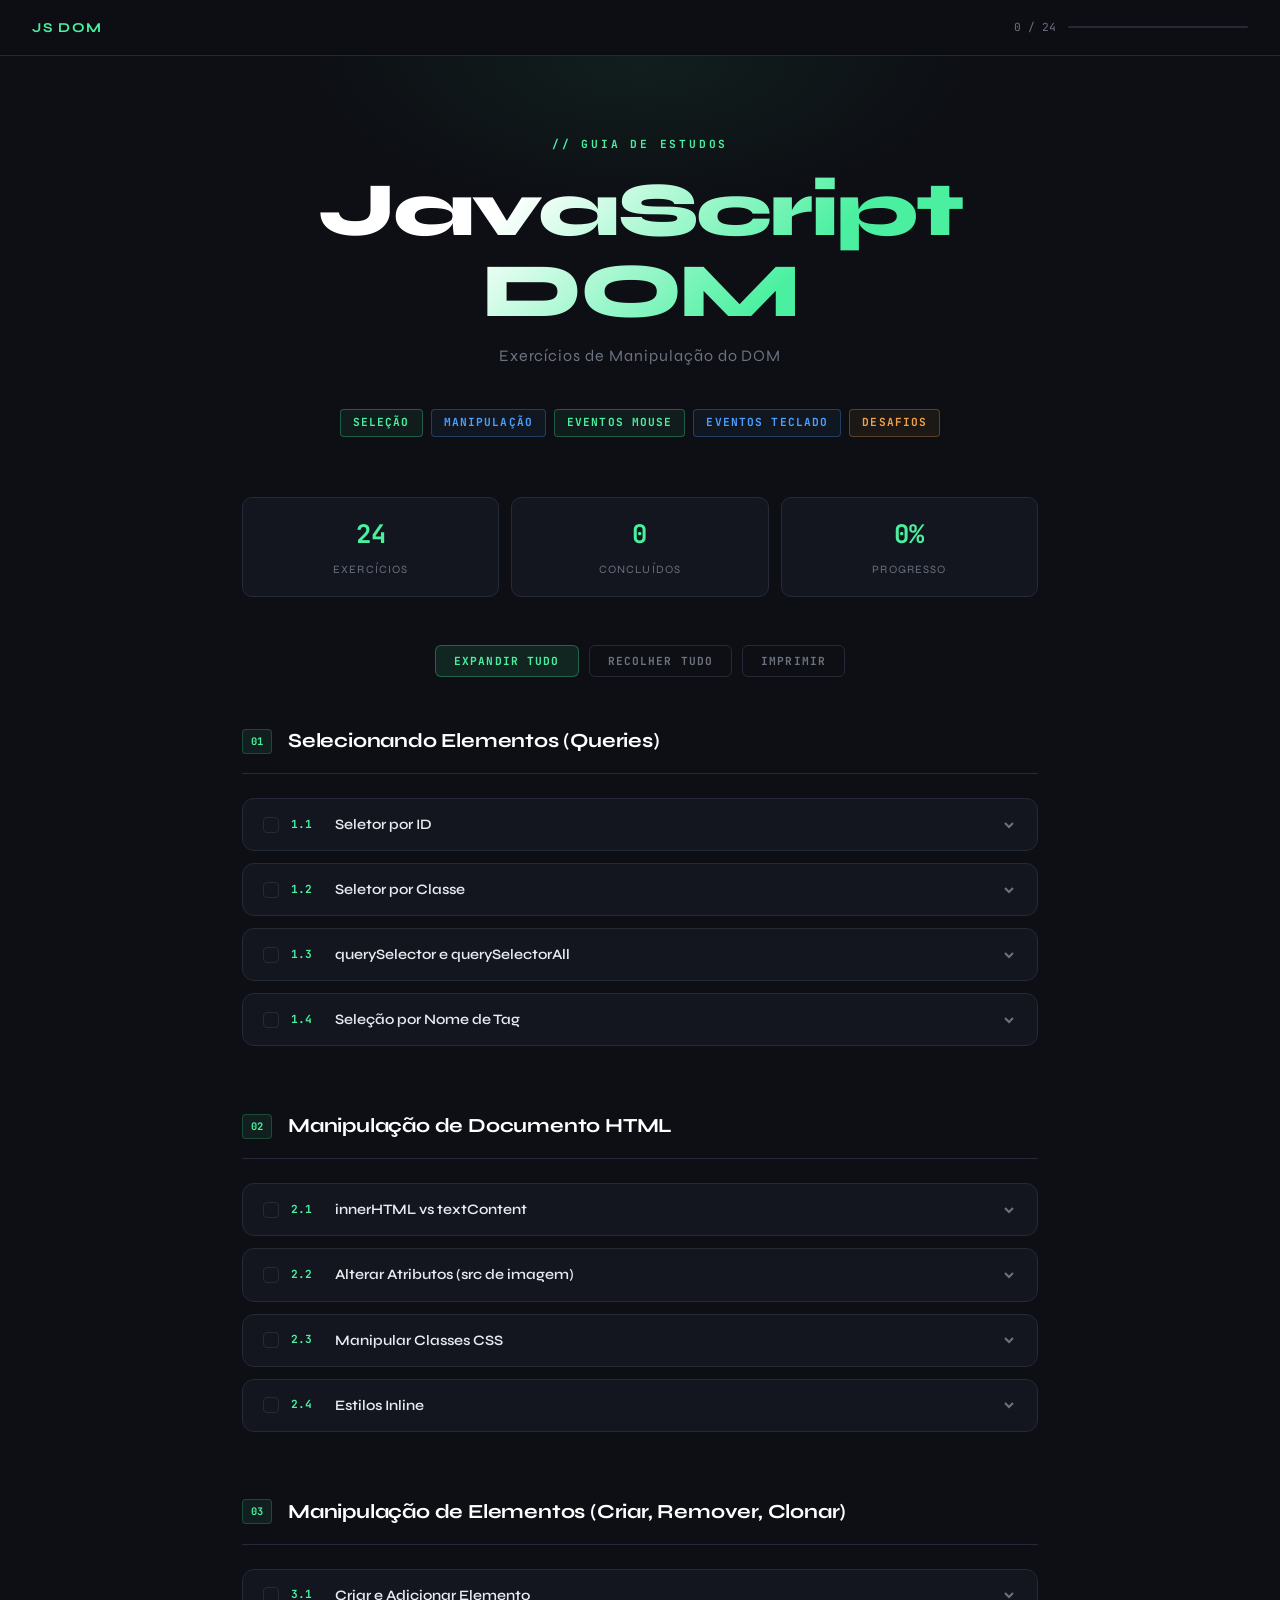
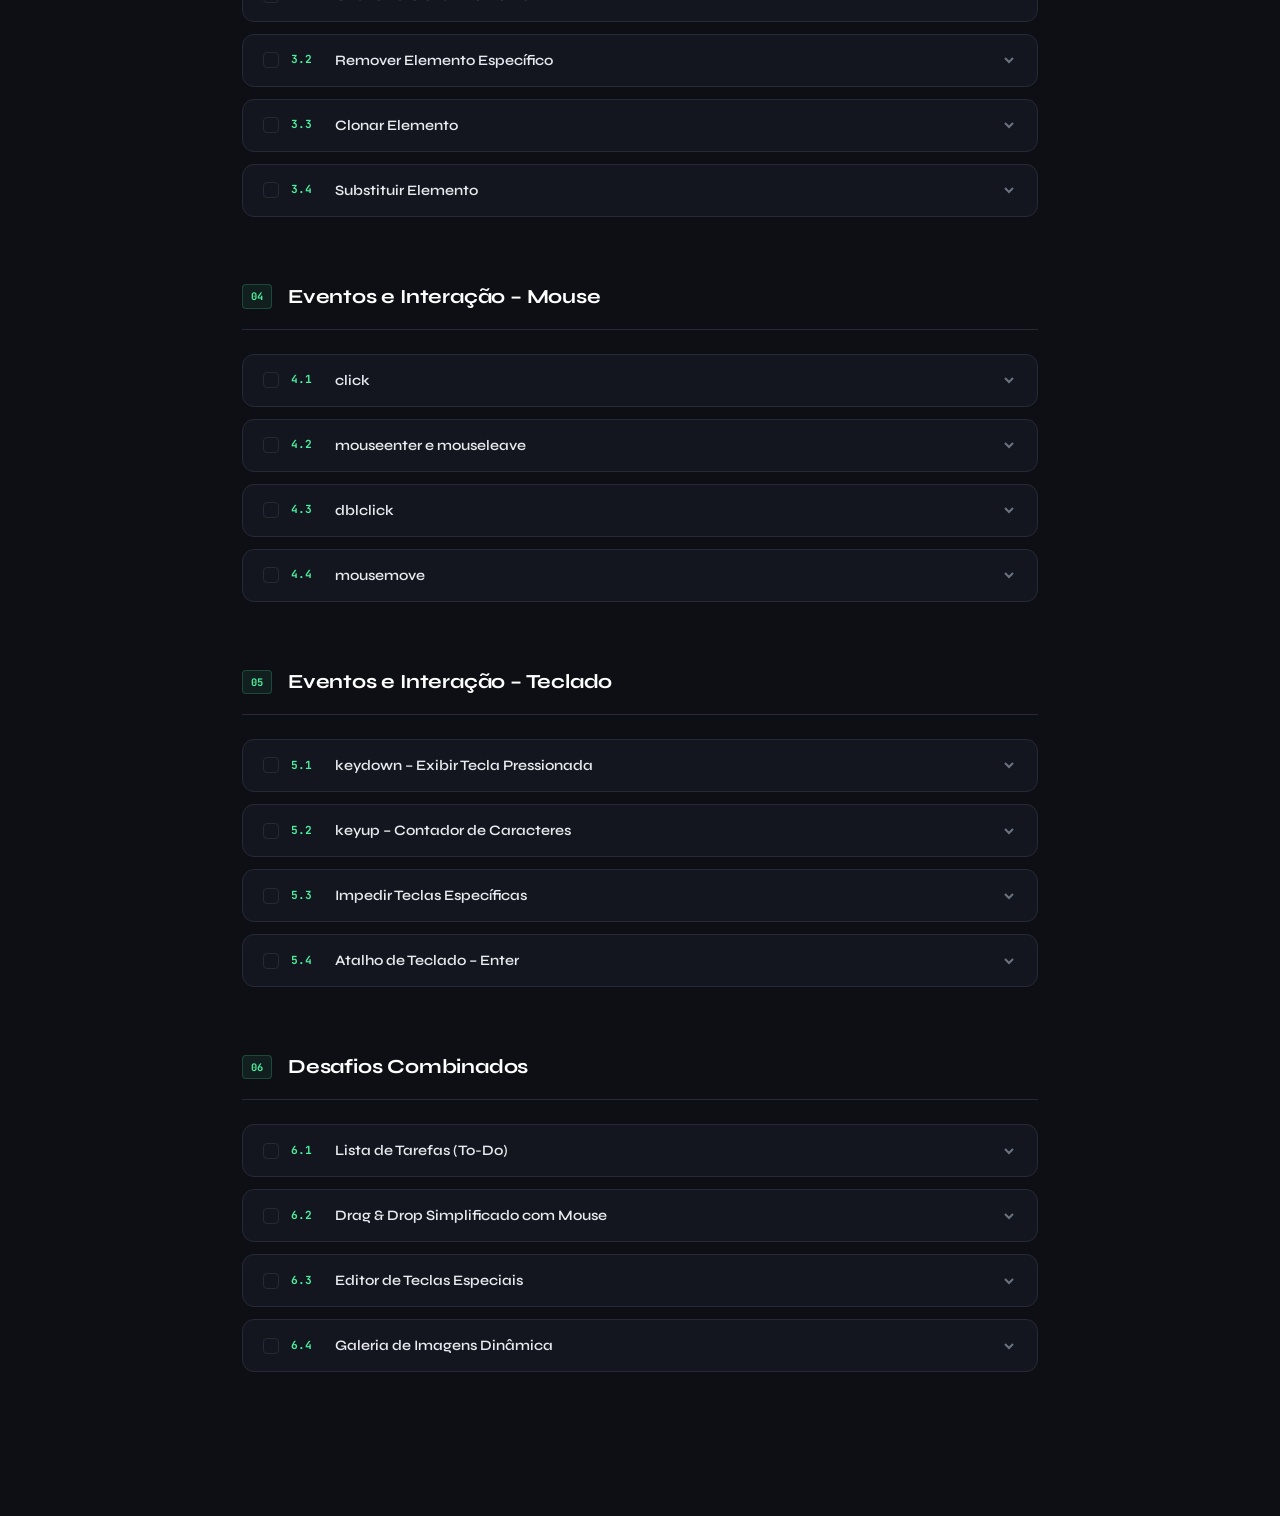
<file: Exercises/index.html>
<!DOCTYPE html>
<html lang="pt-BR">
<head>
<meta charset="UTF-8">
<meta name="viewport" content="width=device-width, initial-scale=1.0">
<title>JavaScript DOM – Exercícios de Estudo</title>
<link href="https://fonts.googleapis.com/css2?family=JetBrains+Mono:wght@400;700&family=Syne:wght@400;600;700;800&display=swap" rel="stylesheet">
<style>
  :root {
    --bg: #0d0f14;
    --surface: #13161e;
    --surface2: #1a1e2a;
    --border: #252a38;
    --accent: #4af0a0;
    --accent2: #4a9fff;
    --accent3: #f0a04a;
    --text: #e8eaf0;
    --muted: #6b7280;
    --code-bg: #0a0c10;
  }

  * { margin: 0; padding: 0; box-sizing: border-box; }

  body {
    background: var(--bg);
    color: var(--text);
    font-family: 'Syne', sans-serif;
    line-height: 1.6;
    min-height: 100vh;
  }

  /* HEADER */
  header {
    position: sticky;
    top: 0;
    z-index: 100;
    background: rgba(13,15,20,0.85);
    backdrop-filter: blur(16px);
    border-bottom: 1px solid var(--border);
    padding: 0 2rem;
    display: flex;
    align-items: center;
    justify-content: space-between;
    height: 56px;
  }

  .logo {
    font-size: 0.85rem;
    font-weight: 700;
    letter-spacing: 0.12em;
    text-transform: uppercase;
    color: var(--accent);
  }

  .progress-bar {
    height: 2px;
    background: var(--border);
    width: 180px;
    border-radius: 2px;
    overflow: hidden;
  }

  .progress-fill {
    height: 100%;
    background: linear-gradient(90deg, var(--accent), var(--accent2));
    width: 0%;
    transition: width 0.3s ease;
    border-radius: 2px;
  }

  /* HERO */
  .hero {
    text-align: center;
    padding: 80px 2rem 60px;
    position: relative;
    overflow: hidden;
  }

  .hero::before {
    content: '';
    position: absolute;
    inset: 0;
    background: radial-gradient(ellipse 60% 50% at 50% 0%, rgba(74,240,160,0.07) 0%, transparent 70%);
    pointer-events: none;
  }

  .hero-label {
    font-size: 0.7rem;
    font-weight: 700;
    letter-spacing: 0.25em;
    text-transform: uppercase;
    color: var(--accent);
    margin-bottom: 16px;
    font-family: 'JetBrains Mono', monospace;
  }

  .hero h1 {
    font-size: clamp(2.8rem, 6vw, 5rem);
    font-weight: 800;
    line-height: 1.05;
    letter-spacing: -0.03em;
    background: linear-gradient(135deg, #fff 30%, var(--accent) 70%);
    -webkit-background-clip: text;
    -webkit-text-fill-color: transparent;
    background-clip: text;
    margin-bottom: 12px;
  }

  .hero-sub {
    font-size: 1rem;
    color: var(--muted);
    letter-spacing: 0.06em;
    margin-bottom: 40px;
  }

  .tags {
    display: flex;
    gap: 8px;
    justify-content: center;
    flex-wrap: wrap;
  }

  .tag {
    font-size: 0.7rem;
    font-family: 'JetBrains Mono', monospace;
    font-weight: 700;
    letter-spacing: 0.1em;
    text-transform: uppercase;
    padding: 4px 12px;
    border-radius: 4px;
    border: 1px solid;
  }

  .tag-green { color: var(--accent); border-color: rgba(74,240,160,0.3); background: rgba(74,240,160,0.06); }
  .tag-blue  { color: var(--accent2); border-color: rgba(74,159,255,0.3); background: rgba(74,159,255,0.06); }
  .tag-orange{ color: var(--accent3); border-color: rgba(240,160,74,0.3); background: rgba(240,160,74,0.06); }

  /* LAYOUT */
  .container {
    max-width: 860px;
    margin: 0 auto;
    padding: 0 2rem 80px;
  }

  /* SECTION */
  .section {
    margin-bottom: 64px;
    opacity: 0;
    transform: translateY(24px);
    animation: fadeUp 0.5s ease forwards;
  }

  @keyframes fadeUp {
    to { opacity: 1; transform: translateY(0); }
  }

  .section-header {
    display: flex;
    align-items: center;
    gap: 16px;
    margin-bottom: 24px;
    padding-bottom: 16px;
    border-bottom: 1px solid var(--border);
  }

  .section-number {
    font-family: 'JetBrains Mono', monospace;
    font-size: 0.65rem;
    font-weight: 700;
    color: var(--accent);
    background: rgba(74,240,160,0.08);
    border: 1px solid rgba(74,240,160,0.2);
    padding: 3px 8px;
    border-radius: 4px;
    white-space: nowrap;
  }

  .section-title {
    font-size: 1.25rem;
    font-weight: 700;
    color: #fff;
    letter-spacing: -0.01em;
  }

  /* EXERCISE CARD */
  .card {
    background: var(--surface);
    border: 1px solid var(--border);
    border-radius: 12px;
    margin-bottom: 12px;
    overflow: hidden;
    transition: border-color 0.2s ease, transform 0.2s ease;
    position: relative;
  }

  .card:hover {
    border-color: rgba(74,240,160,0.25);
    transform: translateY(-1px);
  }

  .card-header {
    display: flex;
    align-items: center;
    gap: 12px;
    padding: 14px 20px;
    cursor: pointer;
    user-select: none;
  }

  .card-num {
    font-family: 'JetBrains Mono', monospace;
    font-size: 0.7rem;
    font-weight: 700;
    color: var(--accent);
    min-width: 32px;
  }

  .card-title {
    font-size: 0.9rem;
    font-weight: 600;
    color: var(--text);
    flex: 1;
  }

  .card-chevron {
    width: 16px;
    height: 16px;
    color: var(--muted);
    transition: transform 0.25s ease;
    flex-shrink: 0;
  }

  .card.open .card-chevron {
    transform: rotate(180deg);
  }

  .card-body {
    display: none;
    padding: 0 20px 18px;
    border-top: 1px solid var(--border);
  }

  .card.open .card-body { display: block; }

  .card-desc {
    font-size: 0.88rem;
    color: #b0b8cc;
    line-height: 1.7;
    padding-top: 14px;
  }

  .dica {
    margin-top: 12px;
    padding: 10px 14px;
    background: rgba(240,160,74,0.06);
    border-left: 3px solid var(--accent3);
    border-radius: 0 6px 6px 0;
    font-size: 0.8rem;
    color: #d4a574;
    font-family: 'JetBrains Mono', monospace;
    line-height: 1.6;
  }

  .dica strong {
    color: var(--accent3);
    font-weight: 700;
  }

  /* CHECKBOX */
  .card-check {
    width: 16px;
    height: 16px;
    border-radius: 4px;
    border: 1.5px solid var(--border);
    background: transparent;
    cursor: pointer;
    appearance: none;
    -webkit-appearance: none;
    flex-shrink: 0;
    transition: all 0.2s ease;
    position: relative;
  }

  .card-check:checked {
    background: var(--accent);
    border-color: var(--accent);
  }

  .card-check:checked::after {
    content: '';
    position: absolute;
    left: 4px;
    top: 1.5px;
    width: 5px;
    height: 8px;
    border: 2px solid #0d0f14;
    border-top: none;
    border-left: none;
    transform: rotate(45deg);
  }

  .card.done .card-title {
    color: var(--muted);
    text-decoration: line-through;
  }

  .card.done {
    opacity: 0.6;
  }

  /* PRINT BUTTON */
  .actions {
    display: flex;
    gap: 10px;
    justify-content: center;
    margin-bottom: 48px;
  }

  .btn {
    font-family: 'JetBrains Mono', monospace;
    font-size: 0.7rem;
    font-weight: 700;
    letter-spacing: 0.1em;
    text-transform: uppercase;
    padding: 8px 18px;
    border-radius: 6px;
    border: 1px solid;
    cursor: pointer;
    transition: all 0.2s ease;
  }

  .btn-primary {
    background: rgba(74,240,160,0.1);
    color: var(--accent);
    border-color: rgba(74,240,160,0.3);
  }

  .btn-primary:hover {
    background: rgba(74,240,160,0.18);
  }

  .btn-ghost {
    background: transparent;
    color: var(--muted);
    border-color: var(--border);
  }

  .btn-ghost:hover {
    color: var(--text);
    border-color: #3a3f52;
  }

  /* STATS */
  .stats {
    display: grid;
    grid-template-columns: repeat(3, 1fr);
    gap: 12px;
    margin-bottom: 48px;
  }

  .stat {
    background: var(--surface);
    border: 1px solid var(--border);
    border-radius: 10px;
    padding: 16px;
    text-align: center;
  }

  .stat-value {
    font-family: 'JetBrains Mono', monospace;
    font-size: 1.6rem;
    font-weight: 700;
    color: var(--accent);
    display: block;
  }

  .stat-label {
    font-size: 0.7rem;
    color: var(--muted);
    text-transform: uppercase;
    letter-spacing: 0.1em;
    margin-top: 2px;
  }

  /* SCROLL DELAYS */
  .section:nth-child(1) { animation-delay: 0.05s; }
  .section:nth-child(2) { animation-delay: 0.1s; }
  .section:nth-child(3) { animation-delay: 0.15s; }
  .section:nth-child(4) { animation-delay: 0.2s; }
  .section:nth-child(5) { animation-delay: 0.25s; }
  .section:nth-child(6) { animation-delay: 0.3s; }
  .section:nth-child(7) { animation-delay: 0.35s; }

  @media print {
    header, .actions { display: none; }
    .card-body { display: block !important; }
    .card-chevron { display: none; }
    body { background: white; color: black; }
    .card { border: 1px solid #ccc; page-break-inside: avoid; }
  }
</style>
</head>
<body>

<header>
  <span class="logo">JS DOM</span>
  <div style="display:flex;align-items:center;gap:12px;">
    <span id="progress-label" style="font-family:'JetBrains Mono',monospace;font-size:0.7rem;color:var(--muted)">0 / 24</span>
    <div class="progress-bar"><div class="progress-fill" id="progress-fill"></div></div>
  </div>
</header>

<div class="container">

  <div class="hero">
    <p class="hero-label">// guia de estudos</p>
    <h1>JavaScript DOM</h1>
    <p class="hero-sub">Exercícios de Manipulação do DOM</p>
    <div class="tags">
      <span class="tag tag-green">Seleção</span>
      <span class="tag tag-blue">Manipulação</span>
      <span class="tag tag-green">Eventos Mouse</span>
      <span class="tag tag-blue">Eventos Teclado</span>
      <span class="tag tag-orange">Desafios</span>
    </div>
  </div>

  <div class="stats">
    <div class="stat">
      <span class="stat-value" id="stat-total">24</span>
      <span class="stat-label">Exercícios</span>
    </div>
    <div class="stat">
      <span class="stat-value" id="stat-done">0</span>
      <span class="stat-label">Concluídos</span>
    </div>
    <div class="stat">
      <span class="stat-value" id="stat-pct">0%</span>
      <span class="stat-label">Progresso</span>
    </div>
  </div>

  <div class="actions">
    <button class="btn btn-primary" onclick="expandAll()">Expandir tudo</button>
    <button class="btn btn-ghost" onclick="collapseAll()">Recolher tudo</button>
    <button class="btn btn-ghost" onclick="window.print()">Imprimir</button>
  </div>

  <!-- SEÇÃO 1 -->
  <div class="section">
    <div class="section-header">
      <span class="section-number">01</span>
      <h2 class="section-title">Selecionando Elementos (Queries)</h2>
    </div>

    <div class="card" data-id="1.1">
      <div class="card-header" onclick="toggle(this)">
        <input type="checkbox" class="card-check" onclick="check(event,this)">
        <span class="card-num">1.1</span>
        <span class="card-title">Seletor por ID</span>
        <svg class="card-chevron" viewBox="0 0 16 16" fill="none" stroke="currentColor" stroke-width="2"><polyline points="4 6 8 10 12 6"/></svg>
      </div>
      <div class="card-body">
        <p class="card-desc">Crie um parágrafo com <code style="color:var(--accent);font-family:'JetBrains Mono',monospace">id="mensagem"</code> e um botão. Ao clicar no botão, use <code style="color:var(--accent);font-family:'JetBrains Mono',monospace">getElementById</code> para exibir no console o texto do parágrafo.</p>
        <div class="dica"><strong>💡 Dica:</strong> document.getElementById('mensagem').textContent</div>
      </div>
    </div>

    <div class="card" data-id="1.2">
      <div class="card-header" onclick="toggle(this)">
        <input type="checkbox" class="card-check" onclick="check(event,this)">
        <span class="card-num">1.2</span>
        <span class="card-title">Seletor por Classe</span>
        <svg class="card-chevron" viewBox="0 0 16 16" fill="none" stroke="currentColor" stroke-width="2"><polyline points="4 6 8 10 12 6"/></svg>
      </div>
      <div class="card-body">
        <p class="card-desc">Crie três divs com a classe <code style="color:var(--accent);font-family:'JetBrains Mono',monospace">caixa</code>. Use <code style="color:var(--accent);font-family:'JetBrains Mono',monospace">getElementsByClassName</code> para contar quantas caixas existem e exiba o número em um alerta.</p>
        <div class="dica"><strong>💡 Dica:</strong> getElementsByClassName retorna uma HTMLCollection (array-like) — use .length para contar.</div>
      </div>
    </div>

    <div class="card" data-id="1.3">
      <div class="card-header" onclick="toggle(this)">
        <input type="checkbox" class="card-check" onclick="check(event,this)">
        <span class="card-num">1.3</span>
        <span class="card-title">querySelector e querySelectorAll</span>
        <svg class="card-chevron" viewBox="0 0 16 16" fill="none" stroke="currentColor" stroke-width="2"><polyline points="4 6 8 10 12 6"/></svg>
      </div>
      <div class="card-body">
        <p class="card-desc">Crie uma lista <code style="color:var(--accent);font-family:'JetBrains Mono',monospace">&lt;ul&gt;</code> com 5 itens <code style="color:var(--accent);font-family:'JetBrains Mono',monospace">&lt;li&gt;</code>. Usando <code style="color:var(--accent);font-family:'JetBrains Mono',monospace">querySelector</code>, selecione o primeiro item e mude a cor do texto para vermelho. Usando <code style="color:var(--accent);font-family:'JetBrains Mono',monospace">querySelectorAll</code>, selecione todos os itens e adicione uma borda pontilhada em cada um.</p>
        <div class="dica"><strong>💡 Dica:</strong> querySelectorAll retorna uma NodeList — use .forEach() para iterar.</div>
      </div>
    </div>

    <div class="card" data-id="1.4">
      <div class="card-header" onclick="toggle(this)">
        <input type="checkbox" class="card-check" onclick="check(event,this)">
        <span class="card-num">1.4</span>
        <span class="card-title">Seleção por Nome de Tag</span>
        <svg class="card-chevron" viewBox="0 0 16 16" fill="none" stroke="currentColor" stroke-width="2"><polyline points="4 6 8 10 12 6"/></svg>
      </div>
      <div class="card-body">
        <p class="card-desc">Crie vários botões com <code style="color:var(--accent);font-family:'JetBrains Mono',monospace">&lt;button&gt;</code>. Use <code style="color:var(--accent);font-family:'JetBrains Mono',monospace">getElementsByTagName</code> para adicionar um evento de clique a todos os botões de uma só vez (cada clique exibe "Botão clicado" no console).</p>
        <div class="dica"><strong>💡 Dica:</strong> Converta a HTMLCollection com Array.from() antes de usar .forEach().</div>
      </div>
    </div>
  </div>

  <!-- SEÇÃO 2 -->
  <div class="section">
    <div class="section-header">
      <span class="section-number">02</span>
      <h2 class="section-title">Manipulação de Documento HTML</h2>
    </div>

    <div class="card" data-id="2.1">
      <div class="card-header" onclick="toggle(this)">
        <input type="checkbox" class="card-check" onclick="check(event,this)">
        <span class="card-num">2.1</span>
        <span class="card-title">innerHTML vs textContent</span>
        <svg class="card-chevron" viewBox="0 0 16 16" fill="none" stroke="currentColor" stroke-width="2"><polyline points="4 6 8 10 12 6"/></svg>
      </div>
      <div class="card-body">
        <p class="card-desc">Crie uma div vazia. Tenha dois botões: um que insere <code style="color:var(--accent);font-family:'JetBrains Mono',monospace">&lt;strong&gt;texto em negrito&lt;/strong&gt;</code> via <code style="color:var(--accent);font-family:'JetBrains Mono',monospace">innerHTML</code>, e outro que insere o mesmo texto via <code style="color:var(--accent);font-family:'JetBrains Mono',monospace">textContent</code>. Observe a diferença de comportamento.</p>
        <div class="dica"><strong>💡 Dica:</strong> innerHTML interpreta as tags HTML; textContent trata tudo como texto puro.</div>
      </div>
    </div>

    <div class="card" data-id="2.2">
      <div class="card-header" onclick="toggle(this)">
        <input type="checkbox" class="card-check" onclick="check(event,this)">
        <span class="card-num">2.2</span>
        <span class="card-title">Alterar Atributos (src de imagem)</span>
        <svg class="card-chevron" viewBox="0 0 16 16" fill="none" stroke="currentColor" stroke-width="2"><polyline points="4 6 8 10 12 6"/></svg>
      </div>
      <div class="card-body">
        <p class="card-desc">Coloque uma imagem com <code style="color:var(--accent);font-family:'JetBrains Mono',monospace">id="foto"</code> e dois botões: "Ligar" e "Desligar". Ao clicar em "Ligar", mude o <code style="color:var(--accent);font-family:'JetBrains Mono',monospace">src</code> para uma imagem de lâmpada acesa; ao clicar em "Desligar", mude para apagada.</p>
        <div class="dica"><strong>💡 Dica:</strong> Use element.setAttribute('src', url) ou element.src = url diretamente.</div>
      </div>
    </div>

    <div class="card" data-id="2.3">
      <div class="card-header" onclick="toggle(this)">
        <input type="checkbox" class="card-check" onclick="check(event,this)">
        <span class="card-num">2.3</span>
        <span class="card-title">Manipular Classes CSS</span>
        <svg class="card-chevron" viewBox="0 0 16 16" fill="none" stroke="currentColor" stroke-width="2"><polyline points="4 6 8 10 12 6"/></svg>
      </div>
      <div class="card-body">
        <p class="card-desc">Crie um quadrado vermelho com <code style="color:var(--accent);font-family:'JetBrains Mono',monospace">class="quadrado"</code>. Usando JavaScript, adicione uma classe <code style="color:var(--accent);font-family:'JetBrains Mono',monospace">borda-azul</code> que adiciona borda azul de 3px. Depois, faça um botão que alterna (toggle) essa classe a cada clique.</p>
        <div class="dica"><strong>💡 Dica:</strong> element.classList.toggle('borda-azul') faz o toggle automaticamente.</div>
      </div>
    </div>

    <div class="card" data-id="2.4">
      <div class="card-header" onclick="toggle(this)">
        <input type="checkbox" class="card-check" onclick="check(event,this)">
        <span class="card-num">2.4</span>
        <span class="card-title">Estilos Inline</span>
        <svg class="card-chevron" viewBox="0 0 16 16" fill="none" stroke="currentColor" stroke-width="2"><polyline points="4 6 8 10 12 6"/></svg>
      </div>
      <div class="card-body">
        <p class="card-desc">Crie um botão que, quando clicado, aumenta o tamanho da fonte de todo o corpo da página em 2px a cada clique (estilo inline).</p>
        <div class="dica"><strong>💡 Dica:</strong> Leia document.body.style.fontSize, converta com parseInt(), some 2 e reaplique com 'px'.</div>
      </div>
    </div>
  </div>

  <!-- SEÇÃO 3 -->
  <div class="section">
    <div class="section-header">
      <span class="section-number">03</span>
      <h2 class="section-title">Manipulação de Elementos (Criar, Remover, Clonar)</h2>
    </div>

    <div class="card" data-id="3.1">
      <div class="card-header" onclick="toggle(this)">
        <input type="checkbox" class="card-check" onclick="check(event,this)">
        <span class="card-num">3.1</span>
        <span class="card-title">Criar e Adicionar Elemento</span>
        <svg class="card-chevron" viewBox="0 0 16 16" fill="none" stroke="currentColor" stroke-width="2"><polyline points="4 6 8 10 12 6"/></svg>
      </div>
      <div class="card-body">
        <p class="card-desc">Crie uma lista ordenada vazia <code style="color:var(--accent);font-family:'JetBrains Mono',monospace">&lt;ol id="minhaLista"&gt;</code>. Um campo de texto e um botão "Adicionar". Ao clicar, pegue o valor do campo e adicione um novo <code style="color:var(--accent);font-family:'JetBrains Mono',monospace">&lt;li&gt;</code> com esse texto ao final da lista. Limpe o campo após adicionar.</p>
        <div class="dica"><strong>💡 Dica:</strong> document.createElement('li') e lista.appendChild(novoItem).</div>
      </div>
    </div>

    <div class="card" data-id="3.2">
      <div class="card-header" onclick="toggle(this)">
        <input type="checkbox" class="card-check" onclick="check(event,this)">
        <span class="card-num">3.2</span>
        <span class="card-title">Remover Elemento Específico</span>
        <svg class="card-chevron" viewBox="0 0 16 16" fill="none" stroke="currentColor" stroke-width="2"><polyline points="4 6 8 10 12 6"/></svg>
      </div>
      <div class="card-body">
        <p class="card-desc">Partindo do exercício anterior, adicione ao lado de cada <code style="color:var(--accent);font-family:'JetBrains Mono',monospace">&lt;li&gt;</code> um botão "Remover" que, ao ser clicado, remove aquele item da lista.</p>
        <div class="dica"><strong>💡 Dica:</strong> O botão precisa ser criado junto com o li. Use li.remove() ou pai.removeChild(li).</div>
      </div>
    </div>

    <div class="card" data-id="3.3">
      <div class="card-header" onclick="toggle(this)">
        <input type="checkbox" class="card-check" onclick="check(event,this)">
        <span class="card-num">3.3</span>
        <span class="card-title">Clonar Elemento</span>
        <svg class="card-chevron" viewBox="0 0 16 16" fill="none" stroke="currentColor" stroke-width="2"><polyline points="4 6 8 10 12 6"/></svg>
      </div>
      <div class="card-body">
        <p class="card-desc">Crie um card (div com imagem, título e texto) com <code style="color:var(--accent);font-family:'JetBrains Mono',monospace">id="cardOriginal"</code>. Um botão "Duplicar" que clona esse card e insere o clone logo abaixo do original. O clone deve ser funcional.</p>
        <div class="dica"><strong>💡 Dica:</strong> element.cloneNode(true) — o argumento true clona também todos os filhos.</div>
      </div>
    </div>

    <div class="card" data-id="3.4">
      <div class="card-header" onclick="toggle(this)">
        <input type="checkbox" class="card-check" onclick="check(event,this)">
        <span class="card-num">3.4</span>
        <span class="card-title">Substituir Elemento</span>
        <svg class="card-chevron" viewBox="0 0 16 16" fill="none" stroke="currentColor" stroke-width="2"><polyline points="4 6 8 10 12 6"/></svg>
      </div>
      <div class="card-body">
        <p class="card-desc">Crie uma div com um texto qualquer. Um botão que substitui o conteúdo dessa div por um novo parágrafo criado dinamicamente com um texto diferente.</p>
        <div class="dica"><strong>💡 Dica:</strong> pai.replaceChild(novoElemento, elementoAntigo) ou element.replaceWith(novo).</div>
      </div>
    </div>
  </div>

  <!-- SEÇÃO 4 -->
  <div class="section">
    <div class="section-header">
      <span class="section-number">04</span>
      <h2 class="section-title">Eventos e Interação – Mouse</h2>
    </div>

    <div class="card" data-id="4.1">
      <div class="card-header" onclick="toggle(this)">
        <input type="checkbox" class="card-check" onclick="check(event,this)">
        <span class="card-num">4.1</span>
        <span class="card-title">click</span>
        <svg class="card-chevron" viewBox="0 0 16 16" fill="none" stroke="currentColor" stroke-width="2"><polyline points="4 6 8 10 12 6"/></svg>
      </div>
      <div class="card-body">
        <p class="card-desc">Crie uma caixa colorida. Ao clicar nela, exiba um alerta: "Você clicou na caixa".</p>
        <div class="dica"><strong>💡 Dica:</strong> element.addEventListener('click', () => alert('...'))</div>
      </div>
    </div>

    <div class="card" data-id="4.2">
      <div class="card-header" onclick="toggle(this)">
        <input type="checkbox" class="card-check" onclick="check(event,this)">
        <span class="card-num">4.2</span>
        <span class="card-title">mouseenter e mouseleave</span>
        <svg class="card-chevron" viewBox="0 0 16 16" fill="none" stroke="currentColor" stroke-width="2"><polyline points="4 6 8 10 12 6"/></svg>
      </div>
      <div class="card-body">
        <p class="card-desc">Crie um quadrado que muda de cor quando o mouse entra (mouseenter) e volta à cor original quando sai (mouseleave).</p>
        <div class="dica"><strong>💡 Dica:</strong> Guarde a cor original em uma variável antes de alterar.</div>
      </div>
    </div>

    <div class="card" data-id="4.3">
      <div class="card-header" onclick="toggle(this)">
        <input type="checkbox" class="card-check" onclick="check(event,this)">
        <span class="card-num">4.3</span>
        <span class="card-title">dblclick</span>
        <svg class="card-chevron" viewBox="0 0 16 16" fill="none" stroke="currentColor" stroke-width="2"><polyline points="4 6 8 10 12 6"/></svg>
      </div>
      <div class="card-body">
        <p class="card-desc">Crie um botão que, ao ser clicado duas vezes, altera o texto dele para "Duplo clique detectado!" e depois de 1 segundo volta ao texto original.</p>
        <div class="dica"><strong>💡 Dica:</strong> setTimeout(() => botao.textContent = original, 1000) para reverter.</div>
      </div>
    </div>

    <div class="card" data-id="4.4">
      <div class="card-header" onclick="toggle(this)">
        <input type="checkbox" class="card-check" onclick="check(event,this)">
        <span class="card-num">4.4</span>
        <span class="card-title">mousemove</span>
        <svg class="card-chevron" viewBox="0 0 16 16" fill="none" stroke="currentColor" stroke-width="2"><polyline points="4 6 8 10 12 6"/></svg>
      </div>
      <div class="card-body">
        <p class="card-desc">Crie um pequeno retângulo que exibe as coordenadas X e Y do mouse dentro dele (atualizando em tempo real em um <code style="color:var(--accent);font-family:'JetBrains Mono',monospace">&lt;span&gt;</code> ao lado).</p>
        <div class="dica"><strong>💡 Dica:</strong> Use event.offsetX e event.offsetY para coordenadas relativas ao elemento.</div>
      </div>
    </div>
  </div>

  <!-- SEÇÃO 5 -->
  <div class="section">
    <div class="section-header">
      <span class="section-number">05</span>
      <h2 class="section-title">Eventos e Interação – Teclado</h2>
    </div>

    <div class="card" data-id="5.1">
      <div class="card-header" onclick="toggle(this)">
        <input type="checkbox" class="card-check" onclick="check(event,this)">
        <span class="card-num">5.1</span>
        <span class="card-title">keydown – Exibir Tecla Pressionada</span>
        <svg class="card-chevron" viewBox="0 0 16 16" fill="none" stroke="currentColor" stroke-width="2"><polyline points="4 6 8 10 12 6"/></svg>
      </div>
      <div class="card-body">
        <p class="card-desc">Crie um campo de texto <code style="color:var(--accent);font-family:'JetBrains Mono',monospace">&lt;input&gt;</code>. Ao digitar qualquer tecla, exiba no console o valor da tecla pressionada (use <code style="color:var(--accent);font-family:'JetBrains Mono',monospace">event.key</code>).</p>
        <div class="dica"><strong>💡 Dica:</strong> input.addEventListener('keydown', (e) => console.log(e.key))</div>
      </div>
    </div>

    <div class="card" data-id="5.2">
      <div class="card-header" onclick="toggle(this)">
        <input type="checkbox" class="card-check" onclick="check(event,this)">
        <span class="card-num">5.2</span>
        <span class="card-title">keyup – Contador de Caracteres</span>
        <svg class="card-chevron" viewBox="0 0 16 16" fill="none" stroke="currentColor" stroke-width="2"><polyline points="4 6 8 10 12 6"/></svg>
      </div>
      <div class="card-body">
        <p class="card-desc">Crie uma textarea com um limite de 140 caracteres. Mostre um contador regressivo abaixo que atualiza a cada keyup, indicando quantos caracteres ainda podem ser digitados.</p>
        <div class="dica"><strong>💡 Dica:</strong> Calcule: 140 - textarea.value.length. Considere usar maxlength no HTML também.</div>
      </div>
    </div>

    <div class="card" data-id="5.3">
      <div class="card-header" onclick="toggle(this)">
        <input type="checkbox" class="card-check" onclick="check(event,this)">
        <span class="card-num">5.3</span>
        <span class="card-title">Impedir Teclas Específicas</span>
        <svg class="card-chevron" viewBox="0 0 16 16" fill="none" stroke="currentColor" stroke-width="2"><polyline points="4 6 8 10 12 6"/></svg>
      </div>
      <div class="card-body">
        <p class="card-desc">Crie um campo de texto que só aceite números. Use keydown para impedir que letras ou símbolos sejam digitados (<code style="color:var(--accent);font-family:'JetBrains Mono',monospace">event.preventDefault</code>).</p>
        <div class="dica"><strong>💡 Dica:</strong> if (!/^[0-9]$/.test(e.key) && e.key !== 'Backspace') e.preventDefault()</div>
      </div>
    </div>

    <div class="card" data-id="5.4">
      <div class="card-header" onclick="toggle(this)">
        <input type="checkbox" class="card-check" onclick="check(event,this)">
        <span class="card-num">5.4</span>
        <span class="card-title">Atalho de Teclado – Enter</span>
        <svg class="card-chevron" viewBox="0 0 16 16" fill="none" stroke="currentColor" stroke-width="2"><polyline points="4 6 8 10 12 6"/></svg>
      </div>
      <div class="card-body">
        <p class="card-desc">Crie um campo de texto e um botão de busca. Ao pressionar a tecla "Enter" dentro do campo, dispare a mesma ação que o botão (exibir um alerta com o texto digitado).</p>
        <div class="dica"><strong>💡 Dica:</strong> if (e.key === 'Enter') buscar() — extraia a lógica em uma função para reutilizar.</div>
      </div>
    </div>
  </div>

  <!-- SEÇÃO 6 -->
  <div class="section">
    <div class="section-header">
      <span class="section-number">06</span>
      <h2 class="section-title">Desafios Combinados</h2>
    </div>

    <div class="card" data-id="6.1">
      <div class="card-header" onclick="toggle(this)">
        <input type="checkbox" class="card-check" onclick="check(event,this)">
        <span class="card-num">6.1</span>
        <span class="card-title">Lista de Tarefas (To-Do)</span>
        <svg class="card-chevron" viewBox="0 0 16 16" fill="none" stroke="currentColor" stroke-width="2"><polyline points="4 6 8 10 12 6"/></svg>
      </div>
      <div class="card-body">
        <p class="card-desc">Crie um app de tarefas com: campo de texto + botão "Adicionar"; cada tarefa como <code style="color:var(--accent);font-family:'JetBrains Mono',monospace">&lt;li&gt;</code> com texto e botão "Concluir"; ao concluir, aplicar <code style="color:var(--accent);font-family:'JetBrains Mono',monospace">text-decoration: line-through</code>; botão "Remover todas concluídas" que remove as tarefas riscadas. Use querySelectorAll, eventos de clique, manipulação de classes e criação/remoção de elementos.</p>
        <div class="dica"><strong>💡 Dica:</strong> querySelectorAll('li.concluida').forEach(li => li.remove())</div>
      </div>
    </div>

    <div class="card" data-id="6.2">
      <div class="card-header" onclick="toggle(this)">
        <input type="checkbox" class="card-check" onclick="check(event,this)">
        <span class="card-num">6.2</span>
        <span class="card-title">Drag & Drop Simplificado com Mouse</span>
        <svg class="card-chevron" viewBox="0 0 16 16" fill="none" stroke="currentColor" stroke-width="2"><polyline points="4 6 8 10 12 6"/></svg>
      </div>
      <div class="card-body">
        <p class="card-desc">Crie um quadrado que possa ser arrastado dentro de um contêiner maior. Eventos: mousedown, mousemove, mouseup. Atualize a posição (top/left) do quadrado conforme o movimento do mouse. (Não use HTML5 drag-and-drop; implemente manualmente.)</p>
        <div class="dica"><strong>💡 Dica:</strong> No mousedown salve o offset cursor-elemento. No mousemove atualize top/left. No mouseup pare de mover. Use position: absolute no quadrado e position: relative no contêiner.</div>
      </div>
    </div>

    <div class="card" data-id="6.3">
      <div class="card-header" onclick="toggle(this)">
        <input type="checkbox" class="card-check" onclick="check(event,this)">
        <span class="card-num">6.3</span>
        <span class="card-title">Editor de Teclas Especiais</span>
        <svg class="card-chevron" viewBox="0 0 16 16" fill="none" stroke="currentColor" stroke-width="2"><polyline points="4 6 8 10 12 6"/></svg>
      </div>
      <div class="card-body">
        <p class="card-desc">Crie uma div editável (<code style="color:var(--accent);font-family:'JetBrains Mono',monospace">contenteditable="true"</code>). Mostre um painel ao lado com: <strong>Ctrl+B</strong> → negrito, <strong>Ctrl+I</strong> → itálico, <strong>Ctrl+U</strong> → sublinhado.</p>
        <div class="dica"><strong>💡 Dica:</strong> Use keydown detectando e.ctrlKey && e.key === 'b'. document.execCommand('bold') ainda funciona para fins de estudo. Lembre de e.preventDefault() para não acionar atalhos do navegador.</div>
      </div>
    </div>

    <div class="card" data-id="6.4">
      <div class="card-header" onclick="toggle(this)">
        <input type="checkbox" class="card-check" onclick="check(event,this)">
        <span class="card-num">6.4</span>
        <span class="card-title">Galeria de Imagens Dinâmica</span>
        <svg class="card-chevron" viewBox="0 0 16 16" fill="none" stroke="currentColor" stroke-width="2"><polyline points="4 6 8 10 12 6"/></svg>
      </div>
      <div class="card-body">
        <p class="card-desc">Crie um array de URLs de imagens. Exiba uma miniatura da primeira imagem. Botões "Próximo" e "Anterior" que trocam a imagem principal. Adicione também um campo de texto para adicionar uma nova URL à galeria (dinamicamente). Use manipulação de DOM, eventos de clique e seleção de elementos.</p>
        <div class="dica"><strong>💡 Dica:</strong> Use um índice atual (let index = 0) e garanta que ele não ultrapasse os limites do array (0 e array.length - 1).</div>
      </div>
    </div>
  </div>

</div>

<script>
  const STORAGE_KEY = 'dom-exercises-done';

  function getSaved() {
    try { return JSON.parse(localStorage.getItem(STORAGE_KEY) || '{}'); } catch { return {}; }
  }

  function save(id, val) {
    const data = getSaved();
    data[id] = val;
    localStorage.setItem(STORAGE_KEY, JSON.stringify(data));
  }

  function toggle(header) {
    header.closest('.card').classList.toggle('open');
  }

  function check(e, checkbox) {
    e.stopPropagation();
    const card = checkbox.closest('.card');
    const id = card.dataset.id;
    card.classList.toggle('done', checkbox.checked);
    save(id, checkbox.checked);
    updateStats();
  }

  function updateStats() {
    const all = document.querySelectorAll('.card-check');
    const done = document.querySelectorAll('.card-check:checked').length;
    const total = all.length;
    const pct = total ? Math.round(done / total * 100) : 0;
    document.getElementById('stat-done').textContent = done;
    document.getElementById('stat-pct').textContent = pct + '%';
    document.getElementById('progress-fill').style.width = pct + '%';
    document.getElementById('progress-label').textContent = done + ' / ' + total;
  }

  function expandAll() {
    document.querySelectorAll('.card').forEach(c => c.classList.add('open'));
  }

  function collapseAll() {
    document.querySelectorAll('.card').forEach(c => c.classList.remove('open'));
  }

  // Restore saved state
  const saved = getSaved();
  document.querySelectorAll('.card').forEach(card => {
    const id = card.dataset.id;
    if (saved[id]) {
      card.querySelector('.card-check').checked = true;
      card.classList.add('done');
    }
  });
  updateStats();
</script>
</body>
</html>
</file>
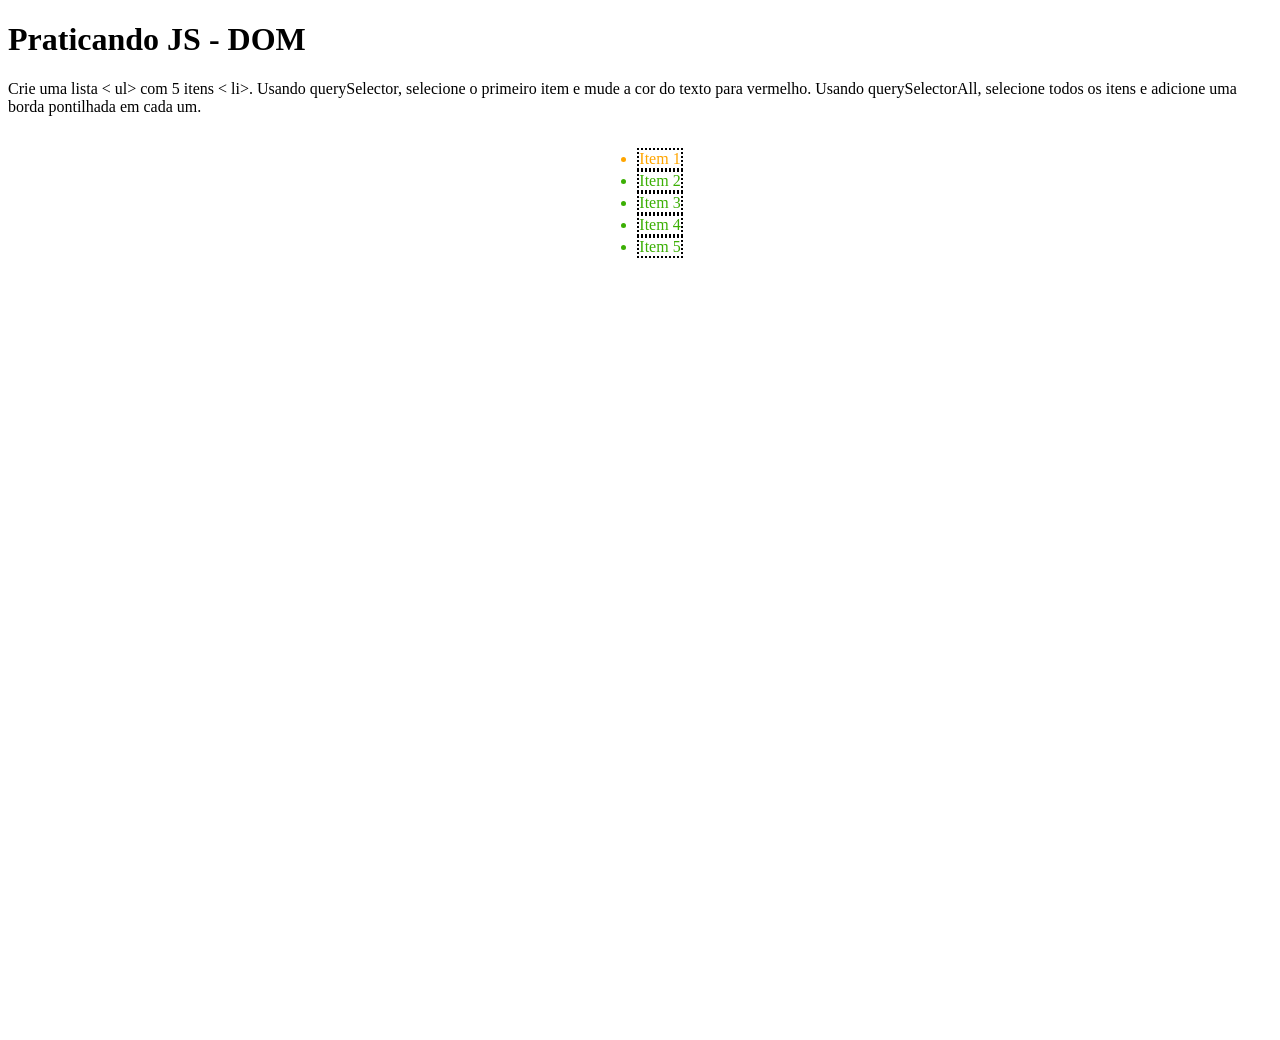
<file: Answers/1.3/1.3.html>
<!DOCTYPE html>
<html lang="pt-br">
<head>
    <meta charset="UTF-8">
    <meta name="viewport" content="width=device-width, initial-scale=1.0">
    <title>Praticando JS - DOM</title>
    <link rel="stylesheet" href="1.3.css">
    
</head>
<body>
    <h1>Praticando JS - DOM</h1>
<p>Crie uma lista < ul> com 5 itens < li>. Usando querySelector, selecione o primeiro item e mude a cor do texto para vermelho. Usando querySelectorAll, selecione todos os itens e adicione uma borda pontilhada em cada um.</p>

    <div class="container">
        <ul>
        <li id="item1" >Item 1</li>
        <li id="item2">Item 2</li>
        <li id="item3">Item 3</li> 
        <li id="item4">Item 4</li>
        <li id="item5">Item 5</li>
        </ul>
    </div>

    <script src="1.3.js"></script>
</body>
</html>
</file>
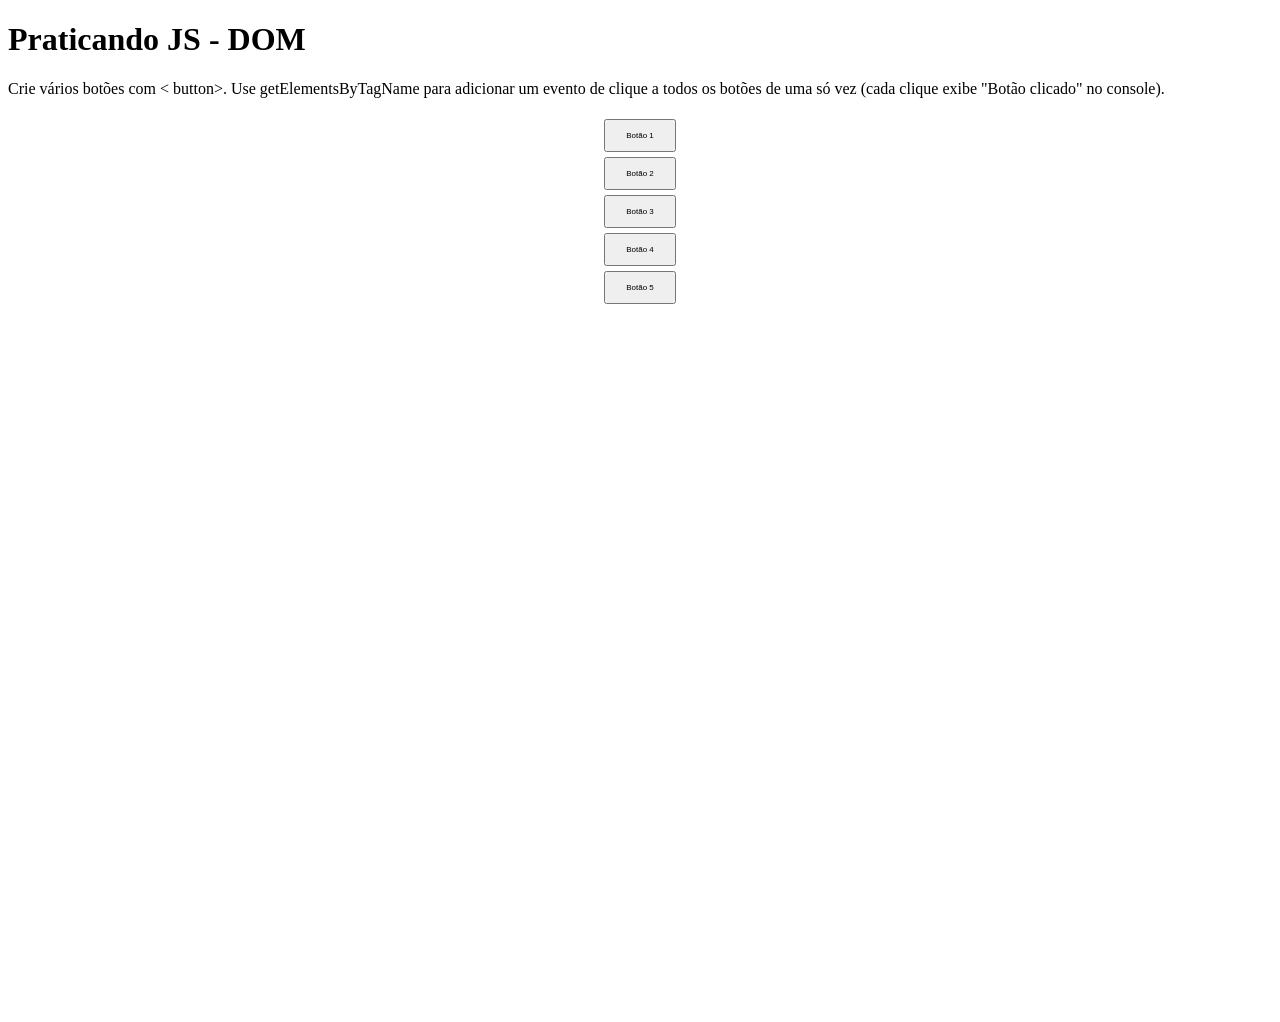
<file: Answers/1.4/1.4.html>
<!DOCTYPE html>
<html lang="pt-br">
<head>
    <meta charset="UTF-8">
    <meta name="viewport" content="width=device-width, initial-scale=1.0">
    <link rel="stylesheet" href="1.4.css">
    <title>Praticando JS - DOM</title>
</head>
<body>
    <h1>Praticando JS - DOM</h1>

    <p>Crie vários botões com < button>. Use getElementsByTagName para adicionar um evento de clique a todos os botões de uma só vez (cada clique exibe "Botão clicado" no console).</p>

    <div class="botoes-container">
        <button class="botao" name="botao1">Botão 1</button>
        <button class="botao" name="botao2">Botão 2</button>
        <button class="botao" name="botao3">Botão 3</button>
        <button class="botao" name="botao4">Botão 4</button>
        <button class="botao" name="botao5">Botão 5</button>
    </div>



<script src="1.4.js"></script>
    
</body>
</html>
</file>
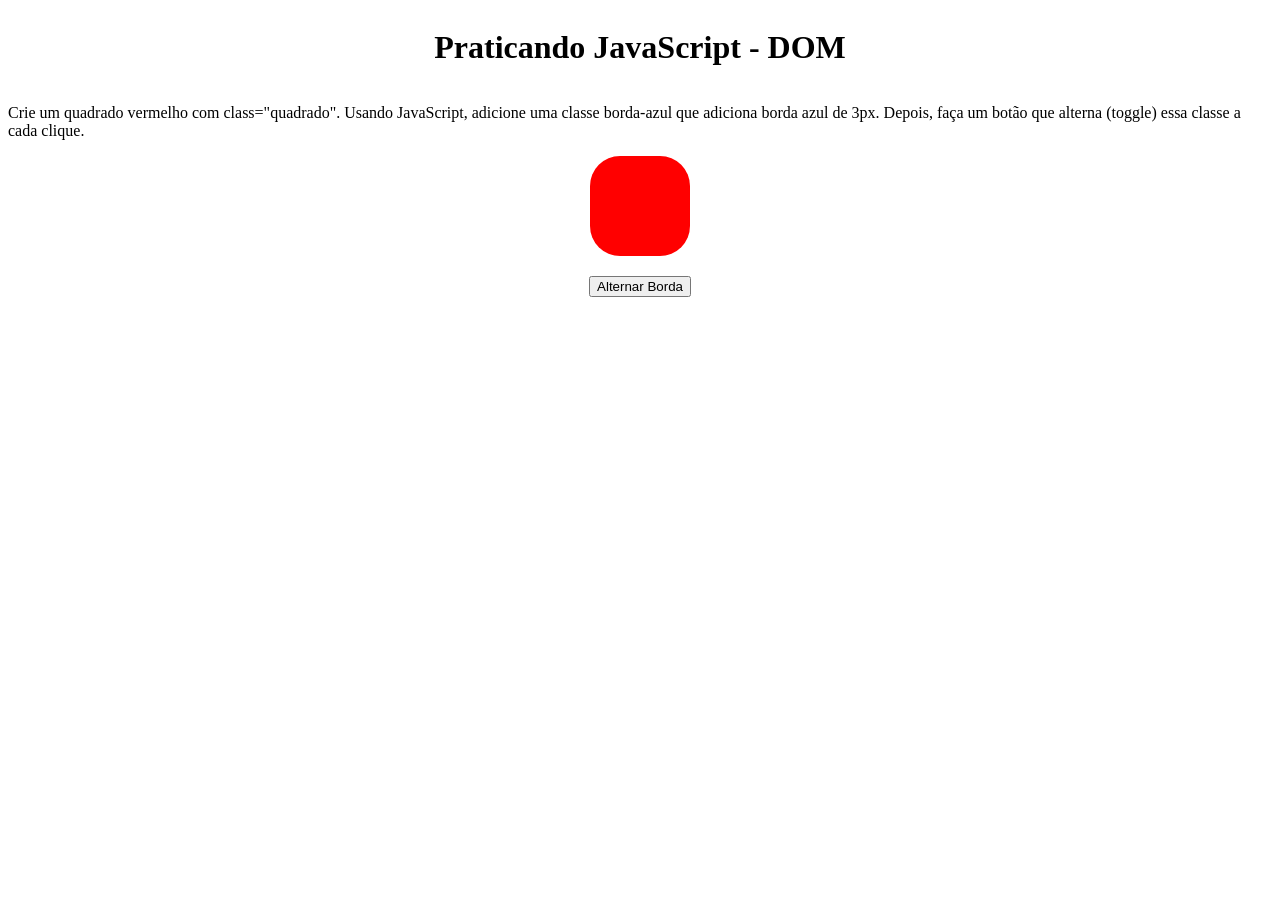
<file: Answers/2/2.3/2.3.html>
<!DOCTYPE html>
<html lang="pt-br">
<head>
    <meta charset="UTF-8">
    <meta name="viewport" content="width=device-width, initial-scale=1.0">
    <title>Praticando JS - DOM</title>
    <link rel="stylesheet" href="2.3.css">
</head>
<body>
    <h1>Praticando JavaScript - DOM</h1>
<p>Crie um quadrado vermelho com class="quadrado". Usando JavaScript, adicione uma classe borda-azul que adiciona borda azul de 3px. Depois, faça um botão que alterna (toggle) essa classe a cada clique.</p>

<div class="quadrado" ></div>

<button id="toggleButton">Alternar Borda</button>



<script src ="2.3.js"></script>
</body>
</html>
</file>
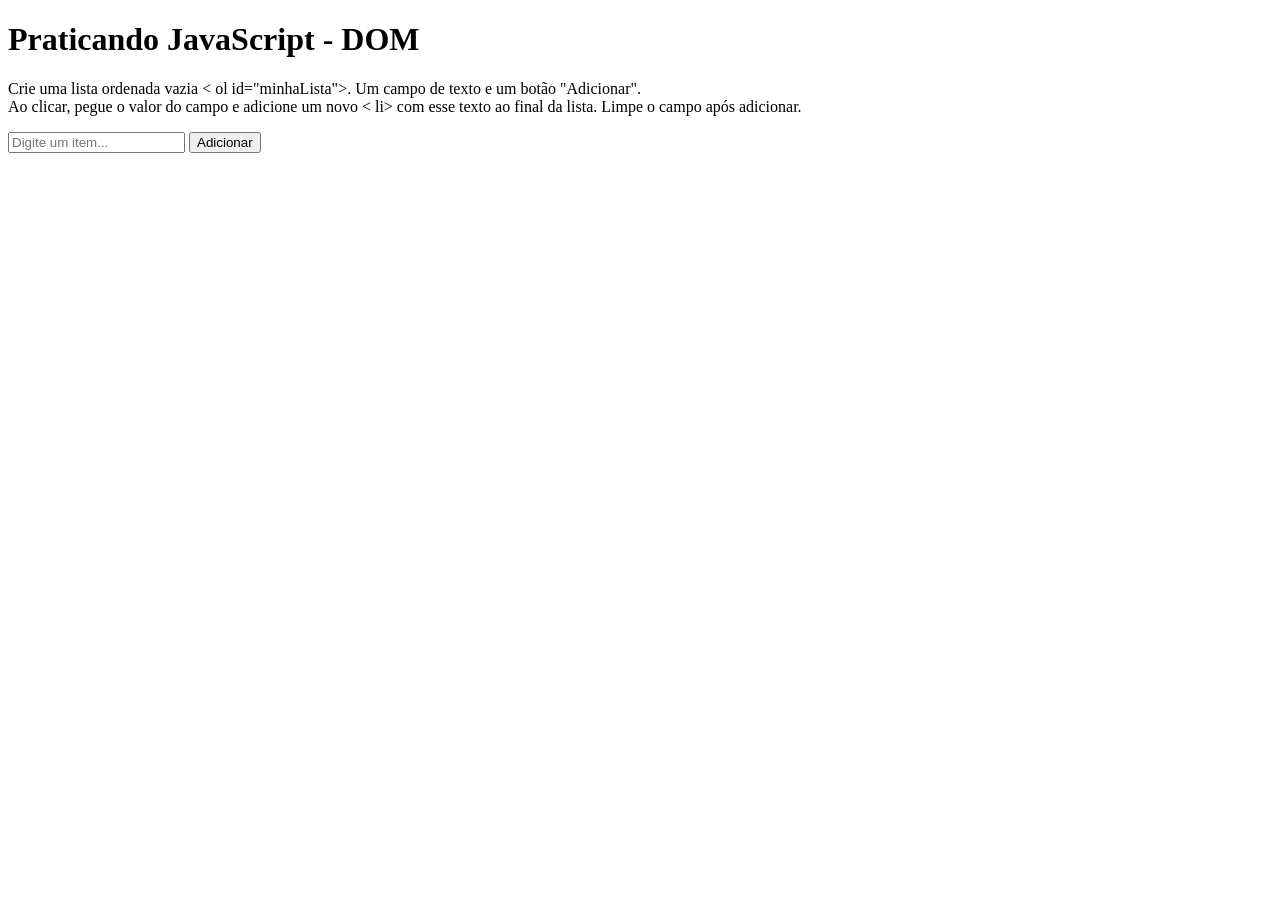
<file: Answers/3/3.1/3.1.html>
<!DOCTYPE html>
<html lang="pt-br">
<head>
    <meta charset="UTF-8">
    <meta name="viewport" content="width=device-width, initial-scale=1.0">
    <title>Praticando JS - DOM</title>
</head>
<body>
    <h1>Praticando JavaScript - DOM</h1>
    <p id="instrucoes">Crie uma lista ordenada vazia < ol id="minhaLista">. Um campo de texto e um botão "Adicionar". <br>Ao clicar, pegue o valor do campo e adicione um novo < li> com esse texto ao final da lista. Limpe o campo após adicionar.</p>


    <ol id="minhaLista"></ol>
    <input type="text" id="campoTexto" placeholder="Digite um item...">
    <button id="botaoAdicionar">Adicionar</button>

    

<script src="3.1.js"></script>    
</body>
</html>
</file>
<file: Answers/1.3/1.3.css>
.container {
    display: flex;
    flex-direction: column;
    align-items: center;
    height: 100vh;
    color: rgb(59, 175, 4);
}
</file>
<file: Answers/1.4/1.4.css>
.botoes-container {
    display: flex;
    flex-direction: column;
    align-items: center;
    height: 100vh;
}
.botao {
    margin-top: 5px;
    padding: 10px 20px;
    font-size: 8px;
    cursor: pointer;
}
</file>
<file: Answers/2/2.3/2.3.css>
.quadrado {
    width: 100px;
    height: 100px;
    background-color: red;
    border-radius: 30%;
    margin-bottom: 20px;
    transition: border 0.2s ease;
}

.borda-azul {
    border: 3px solid blue;
}

body {
    display: flex;
    flex-direction: column;
    align-items: center;    
    height: 100vh;
}
</file>
